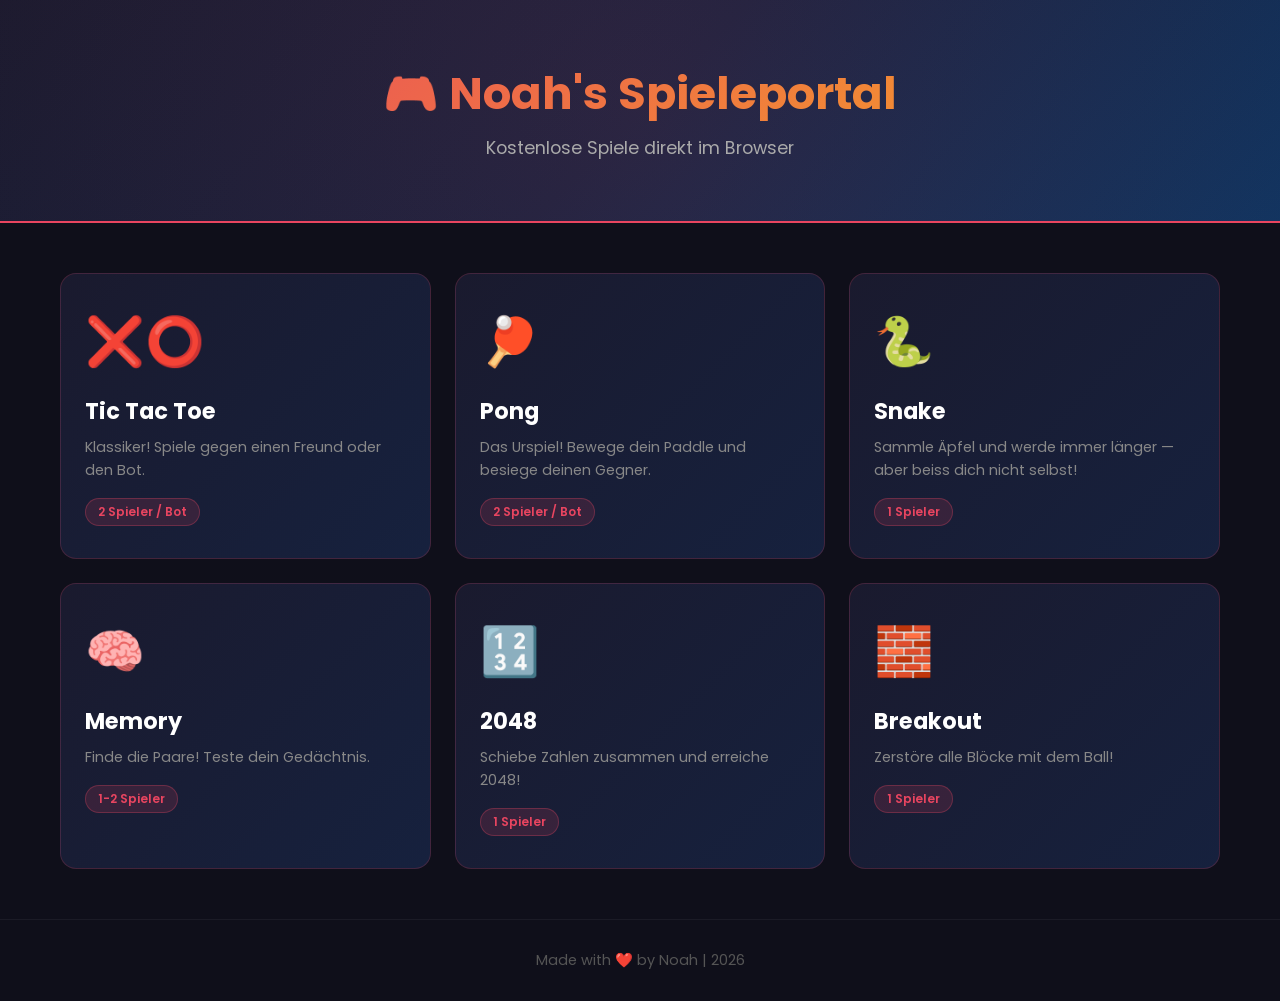
<file: index.html>
<!DOCTYPE html>
<html lang="de">
<head>
    <meta charset="UTF-8">
    <meta name="viewport" content="width=device-width, initial-scale=1.0">
    <title>🎮 Noah's Spieleportal</title>
    <link rel="stylesheet" href="css/style.css">
    <link rel="preconnect" href="https://fonts.googleapis.com">
    <link href="https://fonts.googleapis.com/css2?family=Poppins:wght@400;600;700&display=swap" rel="stylesheet">
</head>
<body>
    <header>
        <div class="header-content">
            <h1>🎮 Noah's Spieleportal</h1>
            <p>Kostenlose Spiele direkt im Browser</p>
        </div>
    </header>

    <main>
        <section class="games-grid">
            <a href="games/tictactoe.html" class="game-card">
                <div class="game-icon">❌⭕</div>
                <h2>Tic Tac Toe</h2>
                <p>Klassiker! Spiele gegen einen Freund oder den Bot.</p>
                <span class="game-tag">2 Spieler / Bot</span>
            </a>

            <a href="games/pong.html" class="game-card">
                <div class="game-icon">🏓</div>
                <h2>Pong</h2>
                <p>Das Urspiel! Bewege dein Paddle und besiege deinen Gegner.</p>
                <span class="game-tag">2 Spieler / Bot</span>
            </a>

            <a href="games/snake.html" class="game-card">
                <div class="game-icon">🐍</div>
                <h2>Snake</h2>
                <p>Sammle Äpfel und werde immer länger — aber beiss dich nicht selbst!</p>
                <span class="game-tag">1 Spieler</span>
            </a>

            <a href="games/memory.html" class="game-card">
                <div class="game-icon">🧠</div>
                <h2>Memory</h2>
                <p>Finde die Paare! Teste dein Gedächtnis.</p>
                <span class="game-tag">1-2 Spieler</span>
            </a>

            <a href="games/2048.html" class="game-card">
                <div class="game-icon">🔢</div>
                <h2>2048</h2>
                <p>Schiebe Zahlen zusammen und erreiche 2048!</p>
                <span class="game-tag">1 Spieler</span>
            </a>

            <a href="games/breakout.html" class="game-card">
                <div class="game-icon">🧱</div>
                <h2>Breakout</h2>
                <p>Zerstöre alle Blöcke mit dem Ball!</p>
                <span class="game-tag">1 Spieler</span>
            </a>
        </section>
    </main>

    <footer>
        <p>Made with ❤️ by Noah | 2026</p>
    </footer>
</body>
</html>
</file>
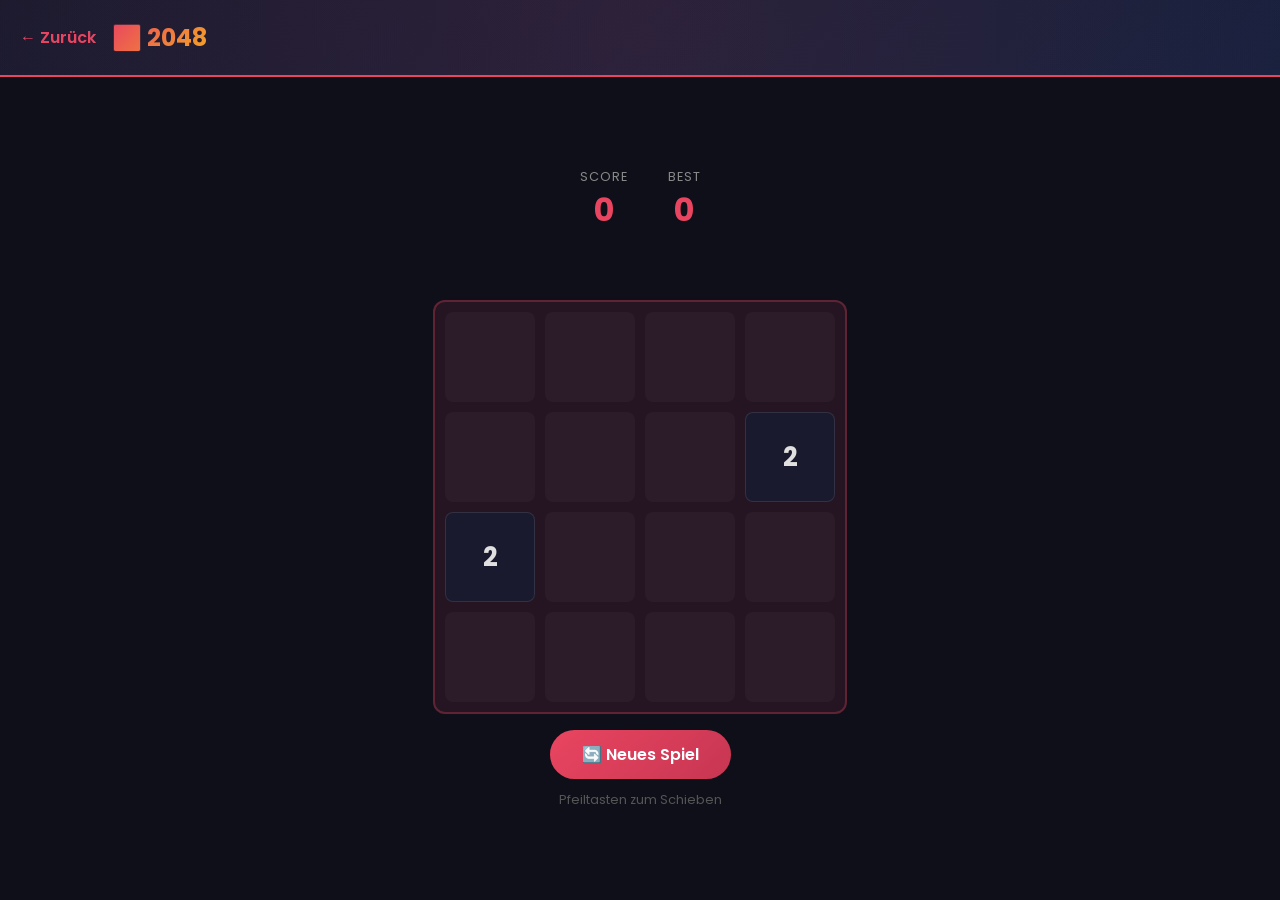
<file: games/2048.html>
<!DOCTYPE html>
<html lang="de">
<head>
    <meta charset="UTF-8">
    <meta name="viewport" content="width=device-width, initial-scale=1.0">
    <title>2048 | Noah's Spieleportal</title>
    <link rel="stylesheet" href="../css/style.css">
    <link href="https://fonts.googleapis.com/css2?family=Poppins:wght@400;600;700&display=swap" rel="stylesheet">
    <style>
        .grid-2048 {
            display: grid;
            grid-template-columns: repeat(4, 90px);
            gap: 10px;
            background: rgba(233,69,96,0.1);
            padding: 10px;
            border-radius: 12px;
            border: 2px solid rgba(233,69,96,0.3);
        }
        .tile {
            width: 90px;
            height: 90px;
            border-radius: 8px;
            display: flex;
            align-items: center;
            justify-content: center;
            font-size: 1.6rem;
            font-weight: 700;
            transition: all 0.1s;
        }
        .tile-0 { background: rgba(255,255,255,0.03); }
        .tile-2 { background: #1a1a2e; color: #e0e0e0; border: 1px solid rgba(255,255,255,0.1); }
        .tile-4 { background: #16213e; color: #e0e0e0; }
        .tile-8 { background: #0f3460; color: #fff; }
        .tile-16 { background: #533483; color: #fff; }
        .tile-32 { background: #e94560; color: #fff; font-size: 1.4rem; }
        .tile-64 { background: #c73652; color: #fff; font-size: 1.4rem; }
        .tile-128 { background: #f5a623; color: #fff; font-size: 1.2rem; }
        .tile-256 { background: #f0932b; color: #fff; font-size: 1.2rem; }
        .tile-512 { background: #6ab04c; color: #fff; font-size: 1.1rem; }
        .tile-1024 { background: #4ecdc4; color: #fff; font-size: 1rem; }
        .tile-2048 { background: linear-gradient(135deg, #f5a623, #e94560); color: #fff; font-size: 1rem; box-shadow: 0 0 30px rgba(245,166,35,0.6); }
    </style>
</head>
<body class="game-page">
    <header class="game-header">
        <a href="../index.html" class="back-btn">← Zurück</a>
        <h1>🔢 2048</h1>
    </header>
    
    <div class="game-container">
        <div class="score-board">
            <div class="score-item">
                <div class="label">Score</div>
                <div class="value" id="score">0</div>
            </div>
            <div class="score-item">
                <div class="label">Best</div>
                <div class="value" id="best">0</div>
            </div>
        </div>
        
        <div class="status-text" id="status"></div>
        <div class="grid-2048" id="grid2048"></div>
        <button class="btn" onclick="initGame()">🔄 Neues Spiel</button>
        <div style="color:#555; font-size:0.8rem; margin-top:12px;">Pfeiltasten zum Schieben</div>
    </div>

    <script>
        let board, score, best = 0;
        
        function initGame() {
            board = Array(4).fill(null).map(() => Array(4).fill(0));
            score = 0;
            document.getElementById('score').textContent = '0';
            document.getElementById('status').textContent = '';
            addTile();
            addTile();
            render();
        }
        
        function addTile() {
            const empty = [];
            board.forEach((row, r) => row.forEach((v, c) => { if (!v) empty.push([r,c]); }));
            if (!empty.length) return;
            const [r,c] = empty[Math.floor(Math.random() * empty.length)];
            board[r][c] = Math.random() < 0.9 ? 2 : 4;
        }
        
        function move(dir) {
            let moved = false;
            const orig = JSON.stringify(board);
            
            const rotate = m => m[0].map((_, i) => m.map(r => r[i]).reverse());
            const rotateBack = m => m.map((_, i) => m.map(r => r[r.length-1-i]));
            
            function slideLeft(row) {
                let arr = row.filter(v => v);
                for (let i = 0; i < arr.length - 1; i++) {
                    if (arr[i] === arr[i+1]) {
                        arr[i] *= 2;
                        score += arr[i];
                        arr.splice(i+1, 1);
                    }
                }
                while (arr.length < 4) arr.push(0);
                return arr;
            }
            
            if (dir === 'left') board = board.map(slideLeft);
            else if (dir === 'right') board = board.map(r => slideLeft([...r].reverse()).reverse());
            else if (dir === 'up') board = rotateBack(board.map(slideLeft).map ? rotate(board).map(slideLeft) : []).map ? rotate(board).map(slideLeft) : board;
            else if (dir === 'down') {
                board = rotate(rotate(rotate(board))).map(slideLeft);
                board = rotate(board);
                board = rotate(board);
                board = rotate(board);
            }
            
            // Simpler approach for up/down
            if (dir === 'up' || dir === 'down') {
                board = JSON.parse(orig);
                for (let c = 0; c < 4; c++) {
                    let col = board.map(r => r[c]);
                    if (dir === 'down') col.reverse();
                    col = slideLeft(col);
                    if (dir === 'down') col.reverse();
                    board.forEach((r, i) => r[c] = col[i]);
                }
            } else if (dir === 'left' || dir === 'right') {
                board = JSON.parse(orig);
                board = board.map(row => {
                    if (dir === 'right') row = [...row].reverse();
                    row = slideLeft(row);
                    if (dir === 'right') row = row.reverse();
                    return row;
                });
            }
            
            if (JSON.stringify(board) !== orig) {
                addTile();
                if (score > best) {
                    best = score;
                    document.getElementById('best').textContent = best;
                }
                document.getElementById('score').textContent = score;
                
                if (board.flat().includes(2048)) {
                    document.getElementById('status').textContent = '🎉 2048 erreicht! Du hast gewonnen!';
                }
                
                if (!canMove()) {
                    document.getElementById('status').textContent = '💀 Game Over!';
                }
            }
            
            render();
        }
        
        function canMove() {
            for (let r = 0; r < 4; r++) {
                for (let c = 0; c < 4; c++) {
                    if (!board[r][c]) return true;
                    if (c < 3 && board[r][c] === board[r][c+1]) return true;
                    if (r < 3 && board[r][c] === board[r+1][c]) return true;
                }
            }
            return false;
        }
        
        function render() {
            const grid = document.getElementById('grid2048');
            grid.innerHTML = '';
            board.forEach(row => {
                row.forEach(val => {
                    const tile = document.createElement('div');
                    tile.className = `tile tile-${Math.min(val, 2048)}`;
                    tile.textContent = val || '';
                    grid.appendChild(tile);
                });
            });
        }
        
        document.addEventListener('keydown', e => {
            const map = { 'ArrowLeft': 'left', 'ArrowRight': 'right', 'ArrowUp': 'up', 'ArrowDown': 'down' };
            if (map[e.key]) { e.preventDefault(); move(map[e.key]); }
        });
        
        // Touch support
        let touchStart = null;
        document.addEventListener('touchstart', e => touchStart = e.touches[0]);
        document.addEventListener('touchend', e => {
            if (!touchStart) return;
            const dx = e.changedTouches[0].clientX - touchStart.clientX;
            const dy = e.changedTouches[0].clientY - touchStart.clientY;
            if (Math.abs(dx) > Math.abs(dy)) move(dx > 0 ? 'right' : 'left');
            else move(dy > 0 ? 'down' : 'up');
            touchStart = null;
        });
        
        initGame();
    </script>
</body>
</html>
</file>
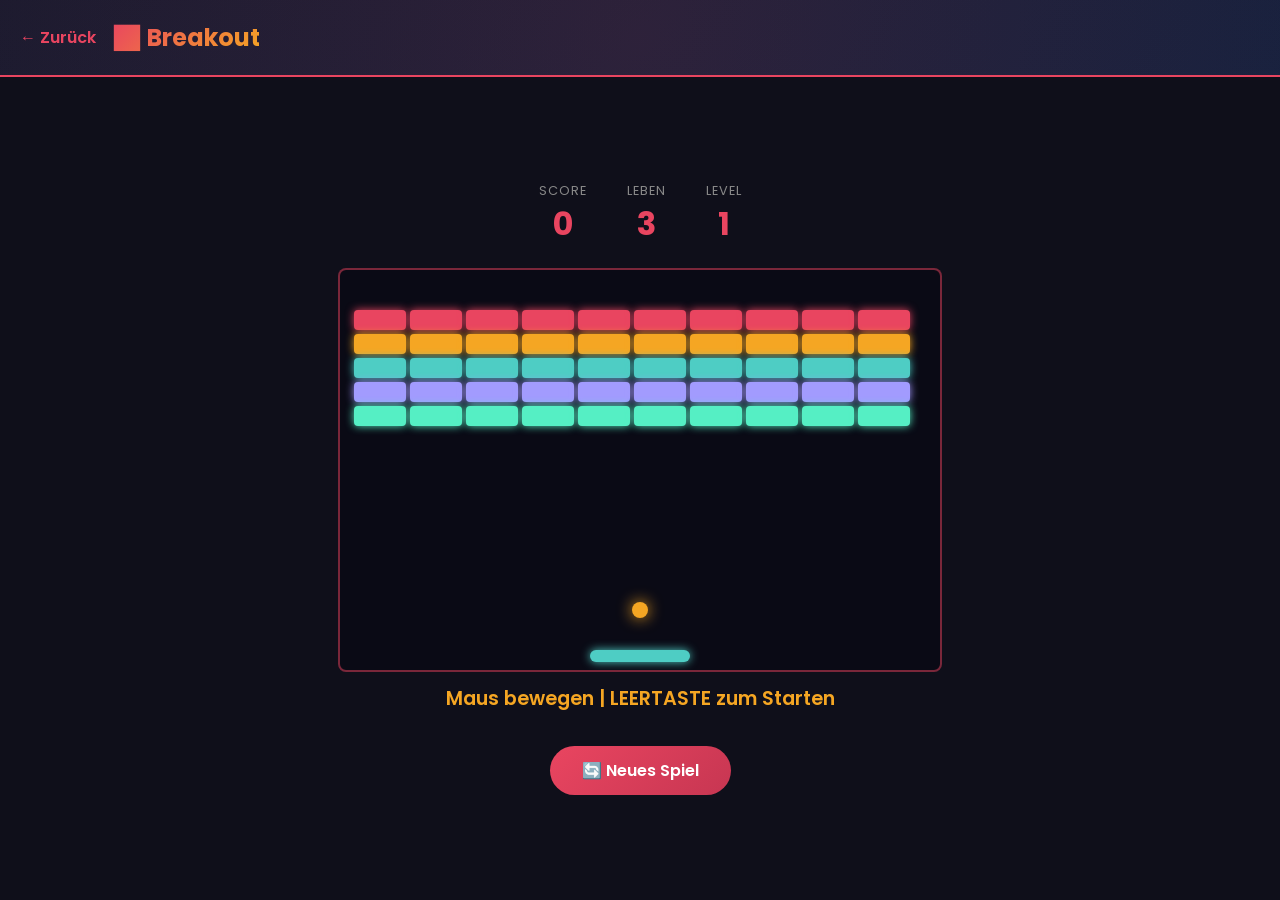
<file: games/breakout.html>
<!DOCTYPE html>
<html lang="de">
<head>
    <meta charset="UTF-8">
    <meta name="viewport" content="width=device-width, initial-scale=1.0">
    <title>Breakout | Noah's Spieleportal</title>
    <link rel="stylesheet" href="../css/style.css">
    <link href="https://fonts.googleapis.com/css2?family=Poppins:wght@400;600;700&display=swap" rel="stylesheet">
    <style>
        canvas { border: 2px solid rgba(233,69,96,0.5); border-radius: 8px; background: #0a0a15; cursor: none; }
    </style>
</head>
<body class="game-page">
    <header class="game-header">
        <a href="../index.html" class="back-btn">← Zurück</a>
        <h1>🧱 Breakout</h1>
    </header>
    
    <div class="game-container">
        <div class="score-board">
            <div class="score-item">
                <div class="label">Score</div>
                <div class="value" id="score">0</div>
            </div>
            <div class="score-item">
                <div class="label">Leben</div>
                <div class="value" id="lives">3</div>
            </div>
            <div class="score-item">
                <div class="label">Level</div>
                <div class="value" id="level">1</div>
            </div>
        </div>
        
        <canvas id="breakoutCanvas" width="600" height="400"></canvas>
        <div class="status-text" id="status" style="margin-top:12px;">Maus bewegen zum Steuern | LEERTASTE zum Starten</div>
        <button class="btn" onclick="initGame()">🔄 Neues Spiel</button>
    </div>

    <script>
        const canvas = document.getElementById('breakoutCanvas');
        const ctx = canvas.getContext('2d');
        
        const BRICK_ROWS = 5, BRICK_COLS = 10;
        const BRICK_W = 52, BRICK_H = 20, BRICK_GAP = 4;
        const BRICK_OFFSET_X = 14, BRICK_OFFSET_Y = 40;
        
        let ball, paddle, bricks, score, lives, level, running, animFrame;
        
        const COLORS = ['#e94560','#f5a623','#4ecdc4','#a29bfe','#55efc4'];
        
        function initGame() {
            score = 0; lives = 3; level = 1;
            document.getElementById('score').textContent = '0';
            document.getElementById('lives').textContent = '3';
            document.getElementById('level').textContent = '1';
            document.getElementById('status').textContent = 'Maus bewegen | LEERTASTE zum Starten';
            cancelAnimationFrame(animFrame);
            running = false;
            initLevel();
        }
        
        function initLevel() {
            const speed = 4 + level * 0.5;
            ball = { x: canvas.width/2, y: canvas.height - 60, vx: speed, vy: -speed, r: 8 };
            paddle = { x: canvas.width/2 - 50, y: canvas.height - 20, w: 100, h: 12 };
            
            bricks = [];
            for (let r = 0; r < BRICK_ROWS; r++) {
                for (let c = 0; c < BRICK_COLS; c++) {
                    bricks.push({
                        x: BRICK_OFFSET_X + c * (BRICK_W + BRICK_GAP),
                        y: BRICK_OFFSET_Y + r * (BRICK_H + BRICK_GAP),
                        w: BRICK_W, h: BRICK_H,
                        color: COLORS[r % COLORS.length],
                        alive: true,
                        pts: (BRICK_ROWS - r) * 10
                    });
                }
            }
        }
        
        canvas.addEventListener('mousemove', e => {
            const rect = canvas.getBoundingClientRect();
            paddle.x = e.clientX - rect.left - paddle.w / 2;
            paddle.x = Math.max(0, Math.min(canvas.width - paddle.w, paddle.x));
        });
        
        document.addEventListener('keydown', e => {
            if (e.key === ' ') { e.preventDefault(); if (!running) startGame(); }
        });
        
        function startGame() {
            running = true;
            document.getElementById('status').textContent = '';
            loop();
        }
        
        function loop() {
            update();
            draw();
            if (running) animFrame = requestAnimationFrame(loop);
        }
        
        function update() {
            ball.x += ball.vx;
            ball.y += ball.vy;
            
            // Walls
            if (ball.x - ball.r <= 0 || ball.x + ball.r >= canvas.width) ball.vx *= -1;
            if (ball.y - ball.r <= 0) ball.vy *= -1;
            
            // Paddle
            if (ball.y + ball.r >= paddle.y && ball.y + ball.r <= paddle.y + paddle.h &&
                ball.x >= paddle.x && ball.x <= paddle.x + paddle.w) {
                const hitPos = (ball.x - paddle.x) / paddle.w - 0.5;
                const speed = Math.sqrt(ball.vx**2 + ball.vy**2);
                ball.vx = hitPos * speed * 2;
                ball.vy = -Math.abs(ball.vy);
            }
            
            // Bottom
            if (ball.y + ball.r > canvas.height) {
                lives--;
                document.getElementById('lives').textContent = lives;
                if (lives <= 0) {
                    running = false;
                    document.getElementById('status').textContent = `💀 Game Over! Score: ${score}`;
                    return;
                }
                // Reset ball
                const speed = 4 + level * 0.5;
                ball = { x: canvas.width/2, y: canvas.height - 60, vx: speed, vy: -speed, r: 8 };
                running = false;
                document.getElementById('status').textContent = 'LEERTASTE zum Weiterspielen';
                return;
            }
            
            // Bricks
            for (const brick of bricks) {
                if (!brick.alive) continue;
                if (ball.x + ball.r >= brick.x && ball.x - ball.r <= brick.x + brick.w &&
                    ball.y + ball.r >= brick.y && ball.y - ball.r <= brick.y + brick.h) {
                    brick.alive = false;
                    score += brick.pts;
                    document.getElementById('score').textContent = score;
                    
                    // Bounce direction
                    const overlapX = Math.min(ball.x + ball.r - brick.x, brick.x + brick.w - (ball.x - ball.r));
                    const overlapY = Math.min(ball.y + ball.r - brick.y, brick.y + brick.h - (ball.y - ball.r));
                    if (overlapX < overlapY) ball.vx *= -1;
                    else ball.vy *= -1;
                    break;
                }
            }
            
            // Level complete
            if (bricks.every(b => !b.alive)) {
                level++;
                document.getElementById('level').textContent = level;
                initLevel();
                running = false;
                document.getElementById('status').textContent = `🎉 Level ${level}! LEERTASTE zum Starten`;
            }
        }
        
        function draw() {
            ctx.clearRect(0, 0, canvas.width, canvas.height);
            
            // Bricks
            bricks.forEach(b => {
                if (!b.alive) return;
                ctx.fillStyle = b.color;
                ctx.shadowColor = b.color;
                ctx.shadowBlur = 8;
                ctx.beginPath();
                ctx.roundRect(b.x, b.y, b.w, b.h, 4);
                ctx.fill();
                ctx.shadowBlur = 0;
            });
            
            // Paddle
            ctx.fillStyle = '#4ecdc4';
            ctx.shadowColor = '#4ecdc4';
            ctx.shadowBlur = 10;
            ctx.beginPath();
            ctx.roundRect(paddle.x, paddle.y, paddle.w, paddle.h, 6);
            ctx.fill();
            ctx.shadowBlur = 0;
            
            // Ball
            ctx.fillStyle = '#f5a623';
            ctx.shadowColor = '#f5a623';
            ctx.shadowBlur = 15;
            ctx.beginPath();
            ctx.arc(ball.x, ball.y, ball.r, 0, Math.PI * 2);
            ctx.fill();
            ctx.shadowBlur = 0;
        }
        
        initGame();
        draw();
    </script>
</body>
</html>
</file>
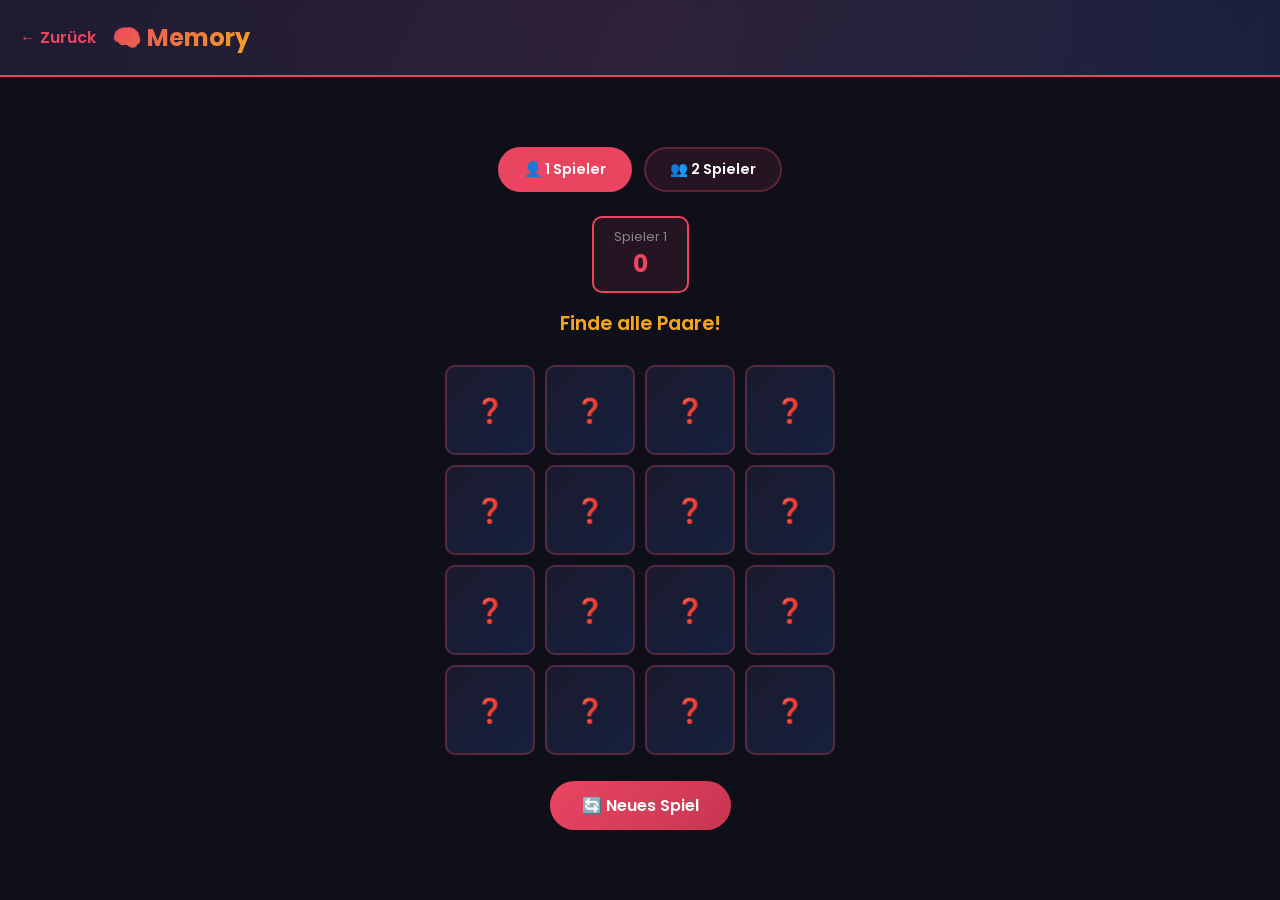
<file: games/memory.html>
<!DOCTYPE html>
<html lang="de">
<head>
    <meta charset="UTF-8">
    <meta name="viewport" content="width=device-width, initial-scale=1.0">
    <title>Memory | Noah's Spieleportal</title>
    <link rel="stylesheet" href="../css/style.css">
    <link href="https://fonts.googleapis.com/css2?family=Poppins:wght@400;600;700&display=swap" rel="stylesheet">
    <style>
        .memory-grid {
            display: grid;
            grid-template-columns: repeat(4, 90px);
            gap: 10px;
            margin: 10px 0;
        }
        .memory-card {
            width: 90px;
            height: 90px;
            cursor: pointer;
            perspective: 600px;
        }
        .card-inner {
            width: 100%; height: 100%;
            position: relative;
            transform-style: preserve-3d;
            transition: transform 0.4s ease;
        }
        .memory-card.flipped .card-inner { transform: rotateY(180deg); }
        .memory-card.matched .card-inner { transform: rotateY(180deg); }
        .card-front, .card-back {
            position: absolute;
            width: 100%; height: 100%;
            backface-visibility: hidden;
            border-radius: 10px;
            display: flex;
            align-items: center;
            justify-content: center;
            font-size: 2.2rem;
        }
        .card-front {
            background: linear-gradient(135deg, #1a1a2e, #16213e);
            border: 2px solid rgba(233,69,96,0.3);
            color: #e94560;
            font-size: 1.5rem;
        }
        .card-back {
            background: linear-gradient(135deg, #16213e, #0f3460);
            border: 2px solid rgba(78,205,196,0.5);
            transform: rotateY(180deg);
        }
        .memory-card.matched .card-back {
            border-color: #4ecdc4;
            box-shadow: 0 0 20px rgba(78,205,196,0.4);
        }
        .player-scores {
            display: flex;
            gap: 30px;
            margin-bottom: 16px;
        }
        .player-score {
            padding: 10px 20px;
            border-radius: 10px;
            border: 2px solid rgba(255,255,255,0.1);
            text-align: center;
            transition: all 0.3s;
        }
        .player-score.active {
            border-color: #e94560;
            background: rgba(233,69,96,0.1);
        }
        .player-score .name { font-size: 0.8rem; color: #888; }
        .player-score .pts { font-size: 1.5rem; font-weight: 700; color: #e94560; }
    </style>
</head>
<body class="game-page">
    <header class="game-header">
        <a href="../index.html" class="back-btn">← Zurück</a>
        <h1>🧠 Memory</h1>
    </header>
    
    <div class="game-container">
        <div class="mode-selector">
            <button class="mode-btn active" onclick="setMode('1p')">👤 1 Spieler</button>
            <button class="mode-btn" onclick="setMode('2p')">👥 2 Spieler</button>
        </div>
        
        <div class="player-scores" id="playerScores">
            <div class="player-score active" id="score-p1">
                <div class="name">Spieler 1</div>
                <div class="pts" id="pts1">0</div>
            </div>
            <div class="player-score" id="score-p2" style="display:none;">
                <div class="name">Spieler 2</div>
                <div class="pts" id="pts2">0</div>
            </div>
        </div>
        
        <div class="status-text" id="status">Finde alle Paare!</div>
        <div class="memory-grid" id="grid"></div>
        <button class="btn" onclick="initGame()">🔄 Neues Spiel</button>
    </div>

    <script>
        const emojis = ['🦁','🐯','🦊','🐺','🦋','🌺','🍕','🎸','🚀','🌈','⚡','🎯','🏆','💎','🌙','🔥'];
        const pairs = emojis.slice(0, 8);
        
        let cards = [], flipped = [], matched = 0, moves = 0, lock = false;
        let mode = '1p', currentPlayer = 1, scores = [0, 0];
        
        function setMode(m) {
            mode = m;
            document.querySelectorAll('.mode-btn').forEach(b => b.classList.remove('active'));
            event.target.classList.add('active');
            document.getElementById('score-p2').style.display = m === '2p' ? 'block' : 'none';
            initGame();
        }
        
        function initGame() {
            matched = 0; moves = 0; flipped = []; lock = false;
            scores = [0, 0]; currentPlayer = 1;
            document.getElementById('pts1').textContent = '0';
            document.getElementById('pts2').textContent = '0';
            document.getElementById('status').textContent = mode === '2p' ? 'Spieler 1 ist dran' : 'Finde alle Paare!';
            updateActivePlayer();
            
            const shuffled = [...pairs, ...pairs].sort(() => Math.random() - 0.5);
            const grid = document.getElementById('grid');
            grid.innerHTML = '';
            cards = [];
            
            shuffled.forEach((emoji, i) => {
                const card = document.createElement('div');
                card.className = 'memory-card';
                card.dataset.emoji = emoji;
                card.dataset.index = i;
                card.innerHTML = `
                    <div class="card-inner">
                        <div class="card-front">❓</div>
                        <div class="card-back">${emoji}</div>
                    </div>
                `;
                card.addEventListener('click', () => flipCard(card));
                grid.appendChild(card);
                cards.push(card);
            });
        }
        
        function flipCard(card) {
            if (lock || card.classList.contains('flipped') || card.classList.contains('matched')) return;
            
            card.classList.add('flipped');
            flipped.push(card);
            
            if (flipped.length === 2) {
                lock = true;
                moves++;
                checkMatch();
            }
        }
        
        function checkMatch() {
            const [a, b] = flipped;
            
            if (a.dataset.emoji === b.dataset.emoji) {
                a.classList.add('matched');
                b.classList.add('matched');
                matched += 2;
                
                if (mode === '2p') {
                    scores[currentPlayer - 1]++;
                    document.getElementById(`pts${currentPlayer}`).textContent = scores[currentPlayer - 1];
                }
                
                flipped = [];
                lock = false;
                
                if (matched === cards.length) {
                    setTimeout(() => {
                        if (mode === '2p') {
                            const winner = scores[0] > scores[1] ? 'Spieler 1' : scores[1] > scores[0] ? 'Spieler 2' : 'Unentschieden';
                            document.getElementById('status').textContent = scores[0] === scores[1] ? '🤝 Unentschieden!' : `🏆 ${winner} gewinnt!`;
                        } else {
                            document.getElementById('status').textContent = `🎉 Fertig in ${moves} Zügen!`;
                        }
                    }, 300);
                }
            } else {
                setTimeout(() => {
                    a.classList.remove('flipped');
                    b.classList.remove('flipped');
                    flipped = [];
                    lock = false;
                    
                    if (mode === '2p') {
                        currentPlayer = currentPlayer === 1 ? 2 : 1;
                        document.getElementById('status').textContent = `Spieler ${currentPlayer} ist dran`;
                        updateActivePlayer();
                    }
                }, 900);
            }
        }
        
        function updateActivePlayer() {
            document.getElementById('score-p1').classList.toggle('active', currentPlayer === 1);
            document.getElementById('score-p2').classList.toggle('active', currentPlayer === 2);
        }
        
        initGame();
    </script>
</body>
</html>
</file>
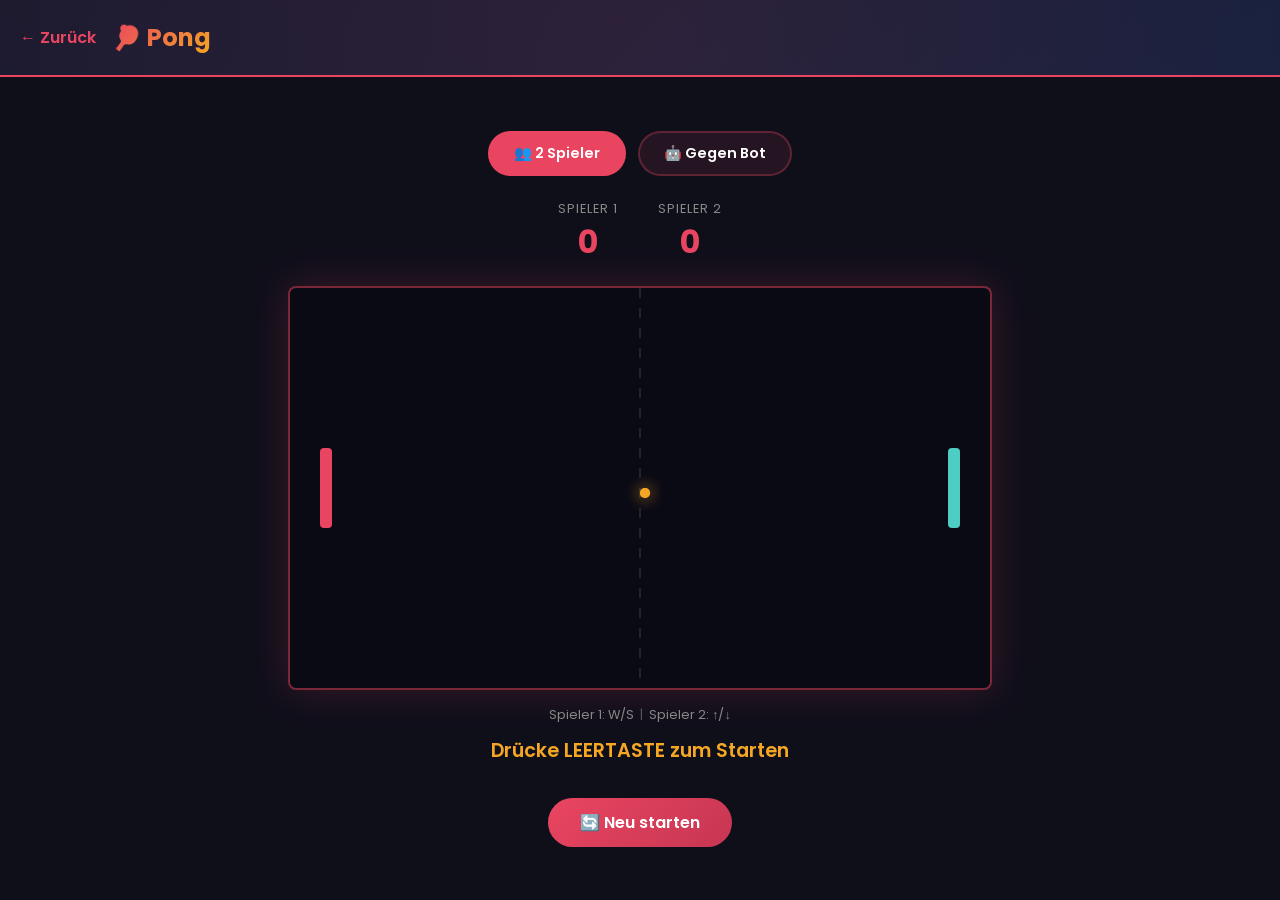
<file: games/pong.html>
<!DOCTYPE html>
<html lang="de">
<head>
    <meta charset="UTF-8">
    <meta name="viewport" content="width=device-width, initial-scale=1.0">
    <title>Pong | Noah's Spieleportal</title>
    <link rel="stylesheet" href="../css/style.css">
    <link href="https://fonts.googleapis.com/css2?family=Poppins:wght@400;600;700&display=swap" rel="stylesheet">
    <style>
        canvas {
            border: 2px solid rgba(233,69,96,0.5);
            border-radius: 8px;
            background: #0a0a15;
            box-shadow: 0 0 40px rgba(233,69,96,0.2);
        }
        .controls-info {
            margin-top: 16px;
            color: #555;
            font-size: 0.8rem;
            text-align: center;
        }
        .controls-info span { color: #888; }
    </style>
</head>
<body class="game-page">
    <header class="game-header">
        <a href="../index.html" class="back-btn">← Zurück</a>
        <h1>🏓 Pong</h1>
    </header>
    
    <div class="game-container">
        <div class="mode-selector">
            <button class="mode-btn active" onclick="setMode('pvp')">👥 2 Spieler</button>
            <button class="mode-btn" onclick="setMode('bot')">🤖 Gegen Bot</button>
        </div>
        
        <div class="score-board">
            <div class="score-item">
                <div class="label" id="p1label">Spieler 1</div>
                <div class="value" id="score1">0</div>
            </div>
            <div class="score-item">
                <div class="label" id="p2label">Spieler 2</div>
                <div class="value" id="score2">0</div>
            </div>
        </div>
        
        <canvas id="pongCanvas" width="700" height="400"></canvas>
        
        <div class="controls-info" id="controls">
            <span>Spieler 1: W/S</span> &nbsp;|&nbsp; <span>Spieler 2: ↑/↓</span>
        </div>
        
        <div class="status-text" id="status" style="margin-top:12px;">Drücke LEERTASTE zum Starten</div>
        <button class="btn" onclick="resetGame()">🔄 Neu starten</button>
    </div>

    <script>
        const canvas = document.getElementById('pongCanvas');
        const ctx = canvas.getContext('2d');
        
        let mode = 'pvp';
        let gameRunning = false;
        let animFrame;
        
        const PADDLE_W = 12, PADDLE_H = 80, BALL_SIZE = 10;
        const SPEED = 5;
        
        let state = {};
        
        function initState() {
            state = {
                ball: { x: canvas.width/2, y: canvas.height/2, vx: SPEED * (Math.random() > 0.5 ? 1 : -1), vy: SPEED * (Math.random() > 0.5 ? 0.8 : -0.8) },
                p1: { y: canvas.height/2 - PADDLE_H/2, score: 0 },
                p2: { y: canvas.height/2 - PADDLE_H/2, score: 0 },
                keys: {}
            };
        }
        
        initState();
        
        document.addEventListener('keydown', e => {
            state.keys[e.key] = true;
            if (e.key === ' ') {
                e.preventDefault();
                if (!gameRunning) startGame();
            }
        });
        document.addEventListener('keyup', e => { state.keys[e.key] = false; });
        
        function setMode(m) {
            mode = m;
            document.querySelectorAll('.mode-btn').forEach(b => b.classList.remove('active'));
            event.target.classList.add('active');
            document.getElementById('p2label').textContent = m === 'bot' ? 'Bot' : 'Spieler 2';
            document.getElementById('controls').innerHTML = m === 'bot' 
                ? '<span>Spieler: W/S oder ↑/↓</span>'
                : '<span>Spieler 1: W/S</span> &nbsp;|&nbsp; <span>Spieler 2: ↑/↓</span>';
            resetGame();
        }
        
        function startGame() {
            gameRunning = true;
            document.getElementById('status').textContent = '';
            loop();
        }
        
        function resetGame() {
            cancelAnimationFrame(animFrame);
            gameRunning = false;
            initState();
            document.getElementById('score1').textContent = '0';
            document.getElementById('score2').textContent = '0';
            document.getElementById('status').textContent = 'Drücke LEERTASTE zum Starten';
            draw();
        }
        
        function loop() {
            update();
            draw();
            if (gameRunning) animFrame = requestAnimationFrame(loop);
        }
        
        function update() {
            const s = state;
            const pSpeed = 6;
            
            // Player 1 movement (W/S)
            if (s.keys['w'] || s.keys['W'] || s.keys['ArrowUp'] && mode === 'bot') {
                s.p1.y = Math.max(0, s.p1.y - pSpeed);
            }
            if (s.keys['s'] || s.keys['S'] || s.keys['ArrowDown'] && mode === 'bot') {
                s.p1.y = Math.min(canvas.height - PADDLE_H, s.p1.y + pSpeed);
            }
            
            // Player 2 / Bot
            if (mode === 'pvp') {
                if (s.keys['ArrowUp']) s.p2.y = Math.max(0, s.p2.y - pSpeed);
                if (s.keys['ArrowDown']) s.p2.y = Math.min(canvas.height - PADDLE_H, s.p2.y + pSpeed);
            } else {
                // Bot AI
                const botCenter = s.p2.y + PADDLE_H/2;
                const diff = s.ball.y - botCenter;
                const botSpeed = Math.min(Math.abs(diff), pSpeed * 0.85);
                s.p2.y += diff > 0 ? botSpeed : -botSpeed;
                s.p2.y = Math.max(0, Math.min(canvas.height - PADDLE_H, s.p2.y));
            }
            
            // Ball movement
            s.ball.x += s.ball.vx;
            s.ball.y += s.ball.vy;
            
            // Top/Bottom walls
            if (s.ball.y <= 0 || s.ball.y >= canvas.height - BALL_SIZE) {
                s.ball.vy *= -1;
            }
            
            // Paddle collisions
            // P1 paddle (left)
            if (s.ball.x <= 30 + PADDLE_W && s.ball.x >= 30 &&
                s.ball.y + BALL_SIZE >= s.p1.y && s.ball.y <= s.p1.y + PADDLE_H) {
                s.ball.vx = Math.abs(s.ball.vx) * 1.05;
                const hitPos = (s.ball.y - s.p1.y) / PADDLE_H - 0.5;
                s.ball.vy = hitPos * SPEED * 2;
            }
            
            // P2 paddle (right)
            if (s.ball.x + BALL_SIZE >= canvas.width - 30 - PADDLE_W && s.ball.x + BALL_SIZE <= canvas.width - 30 &&
                s.ball.y + BALL_SIZE >= s.p2.y && s.ball.y <= s.p2.y + PADDLE_H) {
                s.ball.vx = -Math.abs(s.ball.vx) * 1.05;
                const hitPos = (s.ball.y - s.p2.y) / PADDLE_H - 0.5;
                s.ball.vy = hitPos * SPEED * 2;
            }
            
            // Cap ball speed
            const maxSpeed = 15;
            s.ball.vx = Math.max(-maxSpeed, Math.min(maxSpeed, s.ball.vx));
            s.ball.vy = Math.max(-maxSpeed, Math.min(maxSpeed, s.ball.vy));
            
            // Scoring
            if (s.ball.x < 0) {
                s.p2.score++;
                document.getElementById('score2').textContent = s.p2.score;
                resetBall();
            }
            if (s.ball.x > canvas.width) {
                s.p1.score++;
                document.getElementById('score1').textContent = s.p1.score;
                resetBall();
            }
            
            // Win condition
            if (s.p1.score >= 7 || s.p2.score >= 7) {
                gameRunning = false;
                const winner = s.p1.score >= 7 ? (mode === 'bot' ? 'Spieler' : 'Spieler 1') : (mode === 'bot' ? 'Bot' : 'Spieler 2');
                document.getElementById('status').textContent = `🏆 ${winner} gewinnt!`;
            }
        }
        
        function resetBall() {
            state.ball = { 
                x: canvas.width/2, y: canvas.height/2, 
                vx: SPEED * (Math.random() > 0.5 ? 1 : -1), 
                vy: SPEED * (Math.random() > 0.5 ? 0.8 : -0.8) 
            };
        }
        
        function draw() {
            const s = state;
            ctx.clearRect(0, 0, canvas.width, canvas.height);
            
            // Center line
            ctx.setLineDash([10, 10]);
            ctx.strokeStyle = 'rgba(255,255,255,0.1)';
            ctx.lineWidth = 2;
            ctx.beginPath();
            ctx.moveTo(canvas.width/2, 0);
            ctx.lineTo(canvas.width/2, canvas.height);
            ctx.stroke();
            ctx.setLineDash([]);
            
            // Paddles
            ctx.fillStyle = '#e94560';
            roundRect(ctx, 30, s.p1.y, PADDLE_W, PADDLE_H, 4);
            ctx.fillStyle = '#4ecdc4';
            roundRect(ctx, canvas.width - 30 - PADDLE_W, s.p2.y, PADDLE_W, PADDLE_H, 4);
            
            // Ball
            ctx.fillStyle = '#f5a623';
            ctx.beginPath();
            ctx.arc(s.ball.x + BALL_SIZE/2, s.ball.y + BALL_SIZE/2, BALL_SIZE/2, 0, Math.PI * 2);
            ctx.fill();
            
            // Glow
            ctx.shadowColor = '#f5a623';
            ctx.shadowBlur = 15;
            ctx.fill();
            ctx.shadowBlur = 0;
        }
        
        function roundRect(ctx, x, y, w, h, r) {
            ctx.beginPath();
            ctx.roundRect(x, y, w, h, r);
            ctx.fill();
        }
        
        draw();
    </script>
</body>
</html>
</file>
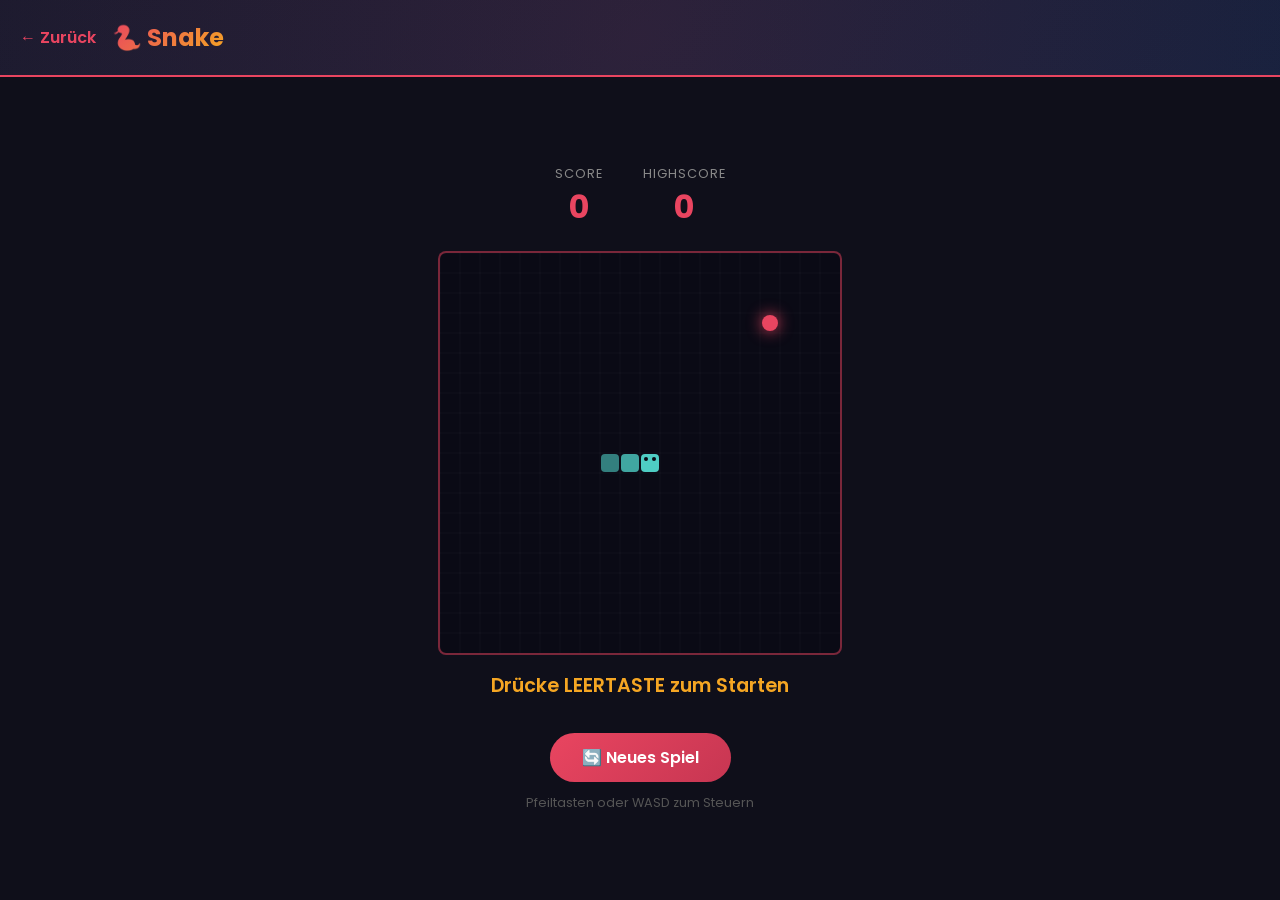
<file: games/snake.html>
<!DOCTYPE html>
<html lang="de">
<head>
    <meta charset="UTF-8">
    <meta name="viewport" content="width=device-width, initial-scale=1.0">
    <title>Snake | Noah's Spieleportal</title>
    <link rel="stylesheet" href="../css/style.css">
    <link href="https://fonts.googleapis.com/css2?family=Poppins:wght@400;600;700&display=swap" rel="stylesheet">
    <style>
        canvas { border: 2px solid rgba(233,69,96,0.5); border-radius: 8px; background: #0a0a15; }
        .high-score { color: #888; font-size: 0.9rem; margin-bottom: 8px; }
        .high-score span { color: #f5a623; font-weight: 700; }
    </style>
</head>
<body class="game-page">
    <header class="game-header">
        <a href="../index.html" class="back-btn">← Zurück</a>
        <h1>🐍 Snake</h1>
    </header>
    
    <div class="game-container">
        <div class="score-board">
            <div class="score-item">
                <div class="label">Score</div>
                <div class="value" id="score">0</div>
            </div>
            <div class="score-item">
                <div class="label">Highscore</div>
                <div class="value" id="highscore">0</div>
            </div>
        </div>
        
        <canvas id="snakeCanvas" width="400" height="400"></canvas>
        <div class="status-text" id="status" style="margin-top:16px;">Drücke LEERTASTE zum Starten</div>
        <button class="btn" onclick="resetGame()">🔄 Neues Spiel</button>
        <div class="controls-info" style="margin-top:12px; color:#555; font-size:0.8rem;">Pfeiltasten oder WASD zum Steuern</div>
    </div>

    <script>
        const canvas = document.getElementById('snakeCanvas');
        const ctx = canvas.getContext('2d');
        const CELL = 20;
        const COLS = canvas.width / CELL;
        const ROWS = canvas.height / CELL;
        
        let snake, dir, nextDir, food, score, highscore, gameLoop, running;
        highscore = 0;
        
        function initGame() {
            snake = [{x: 10, y: 10}, {x: 9, y: 10}, {x: 8, y: 10}];
            dir = {x: 1, y: 0};
            nextDir = {x: 1, y: 0};
            score = 0;
            running = false;
            document.getElementById('score').textContent = '0';
            spawnFood();
            draw();
        }
        
        function spawnFood() {
            do {
                food = {x: Math.floor(Math.random() * COLS), y: Math.floor(Math.random() * ROWS)};
            } while (snake.some(s => s.x === food.x && s.y === food.y));
        }
        
        document.addEventListener('keydown', e => {
            const keys = {
                'ArrowUp': {x:0,y:-1}, 'w': {x:0,y:-1}, 'W': {x:0,y:-1},
                'ArrowDown': {x:0,y:1}, 's': {x:0,y:1}, 'S': {x:0,y:1},
                'ArrowLeft': {x:-1,y:0}, 'a': {x:-1,y:0}, 'A': {x:-1,y:0},
                'ArrowRight': {x:1,y:0}, 'd': {x:1,y:0}, 'D': {x:1,y:0},
            };
            
            if (e.key === ' ') {
                e.preventDefault();
                if (!running) startGame();
                return;
            }
            
            if (keys[e.key]) {
                e.preventDefault();
                const d = keys[e.key];
                if (d.x !== -dir.x || d.y !== -dir.y) nextDir = d;
            }
        });
        
        function startGame() {
            if (running) return;
            running = true;
            document.getElementById('status').textContent = '';
            clearInterval(gameLoop);
            gameLoop = setInterval(update, 120);
        }
        
        function update() {
            dir = nextDir;
            const head = {x: snake[0].x + dir.x, y: snake[0].y + dir.y};
            
            // Wall collision
            if (head.x < 0 || head.x >= COLS || head.y < 0 || head.y >= ROWS) {
                endGame();
                return;
            }
            
            // Self collision
            if (snake.some(s => s.x === head.x && s.y === head.y)) {
                endGame();
                return;
            }
            
            snake.unshift(head);
            
            if (head.x === food.x && head.y === food.y) {
                score += 10;
                document.getElementById('score').textContent = score;
                if (score > highscore) {
                    highscore = score;
                    document.getElementById('highscore').textContent = highscore;
                }
                spawnFood();
            } else {
                snake.pop();
            }
            
            draw();
        }
        
        function endGame() {
            clearInterval(gameLoop);
            running = false;
            document.getElementById('status').textContent = `💀 Game Over! Score: ${score}`;
        }
        
        function resetGame() {
            clearInterval(gameLoop);
            initGame();
            document.getElementById('status').textContent = 'Drücke LEERTASTE zum Starten';
        }
        
        function draw() {
            ctx.clearRect(0, 0, canvas.width, canvas.height);
            
            // Grid
            ctx.strokeStyle = 'rgba(255,255,255,0.03)';
            ctx.lineWidth = 1;
            for (let i = 0; i < COLS; i++) {
                ctx.beginPath(); ctx.moveTo(i*CELL, 0); ctx.lineTo(i*CELL, canvas.height); ctx.stroke();
            }
            for (let j = 0; j < ROWS; j++) {
                ctx.beginPath(); ctx.moveTo(0, j*CELL); ctx.lineTo(canvas.width, j*CELL); ctx.stroke();
            }
            
            // Snake
            snake.forEach((seg, i) => {
                const alpha = 1 - (i / snake.length) * 0.6;
                ctx.fillStyle = i === 0 ? '#4ecdc4' : `rgba(78, 205, 196, ${alpha})`;
                ctx.beginPath();
                ctx.roundRect(seg.x*CELL+1, seg.y*CELL+1, CELL-2, CELL-2, 4);
                ctx.fill();
                
                // Eyes on head
                if (i === 0) {
                    ctx.fillStyle = '#0a0a15';
                    ctx.beginPath();
                    ctx.arc(seg.x*CELL + CELL*0.3, seg.y*CELL + CELL*0.3, 2, 0, Math.PI*2);
                    ctx.fill();
                    ctx.beginPath();
                    ctx.arc(seg.x*CELL + CELL*0.7, seg.y*CELL + CELL*0.3, 2, 0, Math.PI*2);
                    ctx.fill();
                }
            });
            
            // Food
            ctx.fillStyle = '#e94560';
            ctx.shadowColor = '#e94560';
            ctx.shadowBlur = 15;
            ctx.beginPath();
            ctx.arc(food.x*CELL + CELL/2, food.y*CELL + CELL/2, CELL/2 - 2, 0, Math.PI*2);
            ctx.fill();
            ctx.shadowBlur = 0;
        }
        
        initGame();
    </script>
</body>
</html>
</file>
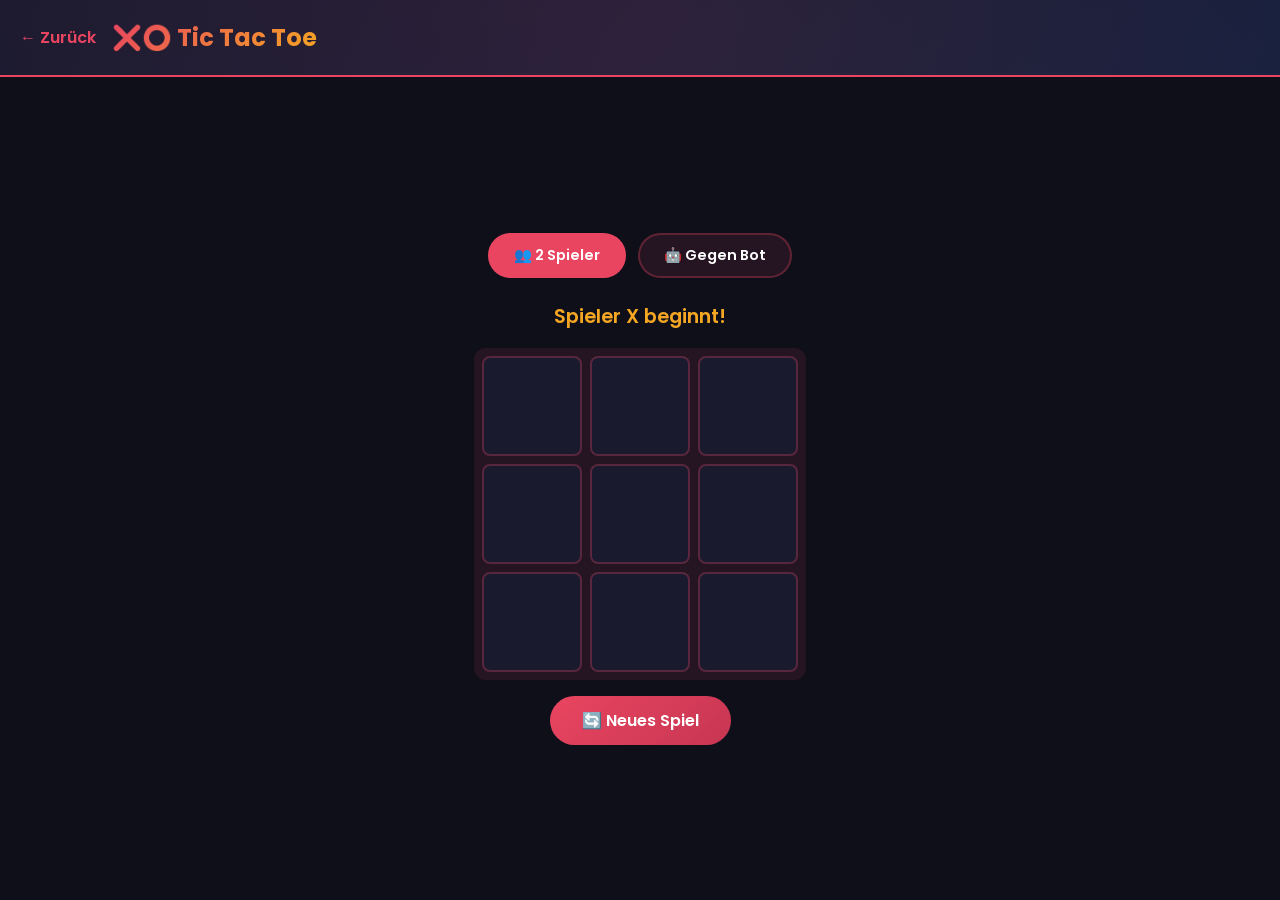
<file: games/tictactoe.html>
<!DOCTYPE html>
<html lang="de">
<head>
    <meta charset="UTF-8">
    <meta name="viewport" content="width=device-width, initial-scale=1.0">
    <title>Tic Tac Toe | Noah's Spieleportal</title>
    <link rel="stylesheet" href="../css/style.css">
    <link href="https://fonts.googleapis.com/css2?family=Poppins:wght@400;600;700&display=swap" rel="stylesheet">
    <style>
        .board {
            display: grid;
            grid-template-columns: repeat(3, 100px);
            gap: 8px;
            background: rgba(233,69,96,0.1);
            padding: 8px;
            border-radius: 12px;
        }
        .cell {
            width: 100px;
            height: 100px;
            background: #1a1a2e;
            border: 2px solid rgba(233,69,96,0.3);
            border-radius: 8px;
            font-size: 2.5rem;
            font-weight: 700;
            cursor: pointer;
            transition: all 0.2s;
            color: #fff;
        }
        .cell:hover:not(.taken) {
            background: rgba(233,69,96,0.2);
            border-color: #e94560;
        }
        .cell.x { color: #e94560; }
        .cell.o { color: #4ecdc4; }
        .cell.taken { cursor: not-allowed; }
        .cell.win { 
            animation: winPulse 0.5s ease infinite alternate;
            border-color: #f5a623;
            box-shadow: 0 0 20px rgba(245,166,35,0.5);
        }
        @keyframes winPulse {
            from { transform: scale(1); }
            to { transform: scale(1.05); }
        }
    </style>
</head>
<body class="game-page">
    <header class="game-header">
        <a href="../index.html" class="back-btn">← Zurück</a>
        <h1>❌⭕ Tic Tac Toe</h1>
    </header>
    
    <div class="game-container">
        <div class="mode-selector">
            <button class="mode-btn active" onclick="setMode('pvp')">👥 2 Spieler</button>
            <button class="mode-btn" onclick="setMode('bot')">🤖 Gegen Bot</button>
        </div>
        
        <div class="status-text" id="status">Spieler X beginnt!</div>
        
        <div class="board" id="board">
            <button class="cell" data-index="0"></button>
            <button class="cell" data-index="1"></button>
            <button class="cell" data-index="2"></button>
            <button class="cell" data-index="3"></button>
            <button class="cell" data-index="4"></button>
            <button class="cell" data-index="5"></button>
            <button class="cell" data-index="6"></button>
            <button class="cell" data-index="7"></button>
            <button class="cell" data-index="8"></button>
        </div>
        
        <button class="btn" onclick="resetGame()">🔄 Neues Spiel</button>
    </div>

    <script>
        let board = ['','','','','','','','',''];
        let currentPlayer = 'X';
        let gameOver = false;
        let mode = 'pvp';
        
        const winPatterns = [
            [0,1,2], [3,4,5], [6,7,8],
            [0,3,6], [1,4,7], [2,5,8],
            [0,4,8], [2,4,6]
        ];
        
        const cells = document.querySelectorAll('.cell');
        const status = document.getElementById('status');
        
        cells.forEach(cell => {
            cell.addEventListener('click', () => makeMove(cell));
        });
        
        function setMode(m) {
            mode = m;
            document.querySelectorAll('.mode-btn').forEach(b => b.classList.remove('active'));
            event.target.classList.add('active');
            resetGame();
        }
        
        function makeMove(cell) {
            const index = cell.dataset.index;
            
            if (board[index] !== '' || gameOver) return;
            if (mode === 'bot' && currentPlayer === 'O') return;
            
            board[index] = currentPlayer;
            cell.textContent = currentPlayer;
            cell.classList.add('taken', currentPlayer.toLowerCase());
            
            if (checkWin(currentPlayer)) {
                gameOver = true;
                status.textContent = `🎉 Spieler ${currentPlayer} gewinnt!`;
                return;
            }
            
            if (board.every(c => c !== '')) {
                gameOver = true;
                status.textContent = '🤝 Unentschieden!';
                return;
            }
            
            currentPlayer = currentPlayer === 'X' ? 'O' : 'X';
            status.textContent = `Spieler ${currentPlayer} ist dran`;
            
            if (mode === 'bot' && currentPlayer === 'O' && !gameOver) {
                setTimeout(botMove, 400);
            }
        }
        
        function botMove() {
            // Simple AI: try to win, block, or random
            let move = findWinningMove('O') ?? findWinningMove('X') ?? getRandomMove();
            if (move !== null) {
                const cell = cells[move];
                board[move] = 'O';
                cell.textContent = 'O';
                cell.classList.add('taken', 'o');
                
                if (checkWin('O')) {
                    gameOver = true;
                    status.textContent = '🤖 Bot gewinnt!';
                    return;
                }
                
                if (board.every(c => c !== '')) {
                    gameOver = true;
                    status.textContent = '🤝 Unentschieden!';
                    return;
                }
                
                currentPlayer = 'X';
                status.textContent = 'Spieler X ist dran';
            }
        }
        
        function findWinningMove(player) {
            for (let i = 0; i < 9; i++) {
                if (board[i] === '') {
                    board[i] = player;
                    if (checkWin(player, false)) {
                        board[i] = '';
                        return i;
                    }
                    board[i] = '';
                }
            }
            return null;
        }
        
        function getRandomMove() {
            // Prefer center, then corners, then edges
            const center = 4;
            const corners = [0,2,6,8];
            const edges = [1,3,5,7];
            
            if (board[center] === '') return center;
            
            const availCorners = corners.filter(i => board[i] === '');
            if (availCorners.length) return availCorners[Math.floor(Math.random() * availCorners.length)];
            
            const availEdges = edges.filter(i => board[i] === '');
            if (availEdges.length) return availEdges[Math.floor(Math.random() * availEdges.length)];
            
            return null;
        }
        
        function checkWin(player, highlight = true) {
            for (const pattern of winPatterns) {
                if (pattern.every(i => board[i] === player)) {
                    if (highlight) {
                        pattern.forEach(i => cells[i].classList.add('win'));
                    }
                    return true;
                }
            }
            return false;
        }
        
        function resetGame() {
            board = ['','','','','','','','',''];
            currentPlayer = 'X';
            gameOver = false;
            cells.forEach(cell => {
                cell.textContent = '';
                cell.className = 'cell';
            });
            status.textContent = 'Spieler X beginnt!';
        }
    </script>
</body>
</html>
</file>
<file: css/style.css>
* {
    margin: 0;
    padding: 0;
    box-sizing: border-box;
}

body {
    font-family: 'Poppins', sans-serif;
    background: #0f0f1a;
    color: #fff;
    min-height: 100vh;
}

/* HEADER */
header {
    background: linear-gradient(135deg, #1a1a2e 0%, #16213e 50%, #0f3460 100%);
    padding: 60px 20px;
    text-align: center;
    border-bottom: 2px solid #e94560;
    position: relative;
    overflow: hidden;
}

header::before {
    content: '';
    position: absolute;
    top: -50%;
    left: -50%;
    width: 200%;
    height: 200%;
    background: radial-gradient(circle, rgba(233,69,96,0.1) 0%, transparent 60%);
    animation: pulse 4s ease-in-out infinite;
}

@keyframes pulse {
    0%, 100% { transform: scale(1); opacity: 0.5; }
    50% { transform: scale(1.1); opacity: 1; }
}

header h1 {
    font-size: 2.8rem;
    font-weight: 700;
    background: linear-gradient(135deg, #e94560, #f5a623);
    -webkit-background-clip: text;
    -webkit-text-fill-color: transparent;
    background-clip: text;
    position: relative;
    z-index: 1;
}

header p {
    font-size: 1.1rem;
    color: #aaa;
    margin-top: 8px;
    position: relative;
    z-index: 1;
}

/* MAIN */
main {
    max-width: 1200px;
    margin: 0 auto;
    padding: 50px 20px;
}

/* GAMES GRID */
.games-grid {
    display: grid;
    grid-template-columns: repeat(auto-fill, minmax(300px, 1fr));
    gap: 24px;
}

.game-card {
    background: linear-gradient(135deg, #1a1a2e, #16213e);
    border: 1px solid rgba(233, 69, 96, 0.2);
    border-radius: 16px;
    padding: 32px 24px;
    text-decoration: none;
    color: #fff;
    transition: all 0.3s ease;
    position: relative;
    overflow: hidden;
    cursor: pointer;
}

.game-card::before {
    content: '';
    position: absolute;
    top: 0;
    left: 0;
    right: 0;
    bottom: 0;
    background: linear-gradient(135deg, rgba(233,69,96,0.05), transparent);
    opacity: 0;
    transition: opacity 0.3s ease;
}

.game-card:hover {
    transform: translateY(-6px);
    border-color: #e94560;
    box-shadow: 0 20px 40px rgba(233, 69, 96, 0.2);
}

.game-card:hover::before {
    opacity: 1;
}

.game-icon {
    font-size: 3rem;
    margin-bottom: 16px;
    display: block;
}

.game-card h2 {
    font-size: 1.4rem;
    font-weight: 700;
    margin-bottom: 8px;
    color: #fff;
}

.game-card p {
    font-size: 0.9rem;
    color: #888;
    line-height: 1.6;
    margin-bottom: 16px;
}

.game-tag {
    display: inline-block;
    background: rgba(233, 69, 96, 0.15);
    color: #e94560;
    border: 1px solid rgba(233, 69, 96, 0.3);
    padding: 4px 12px;
    border-radius: 20px;
    font-size: 0.75rem;
    font-weight: 600;
}

/* FOOTER */
footer {
    text-align: center;
    padding: 30px;
    color: #555;
    font-size: 0.9rem;
    border-top: 1px solid rgba(255,255,255,0.05);
}

/* GAME PAGE SHARED STYLES */
.game-page {
    background: #0f0f1a;
    min-height: 100vh;
    display: flex;
    flex-direction: column;
    align-items: center;
    font-family: 'Poppins', sans-serif;
    color: #fff;
}

.game-header {
    width: 100%;
    background: linear-gradient(135deg, #1a1a2e, #16213e);
    padding: 20px;
    display: flex;
    align-items: center;
    gap: 16px;
    border-bottom: 2px solid #e94560;
}

.back-btn {
    color: #e94560;
    text-decoration: none;
    font-weight: 600;
    font-size: 1rem;
    transition: color 0.2s;
}

.back-btn:hover { color: #f5a623; }

.game-header h1 {
    font-size: 1.5rem;
    font-weight: 700;
}

.game-container {
    flex: 1;
    display: flex;
    flex-direction: column;
    align-items: center;
    justify-content: center;
    padding: 30px 20px;
    width: 100%;
}

.mode-selector {
    display: flex;
    gap: 12px;
    margin-bottom: 24px;
}

.mode-btn {
    background: rgba(233,69,96,0.1);
    border: 2px solid rgba(233,69,96,0.3);
    color: #fff;
    padding: 10px 24px;
    border-radius: 30px;
    font-family: 'Poppins', sans-serif;
    font-size: 0.9rem;
    font-weight: 600;
    cursor: pointer;
    transition: all 0.2s;
}

.mode-btn.active, .mode-btn:hover {
    background: #e94560;
    border-color: #e94560;
}

.btn {
    background: linear-gradient(135deg, #e94560, #c73652);
    color: #fff;
    border: none;
    padding: 12px 32px;
    border-radius: 30px;
    font-family: 'Poppins', sans-serif;
    font-size: 1rem;
    font-weight: 600;
    cursor: pointer;
    transition: all 0.2s;
    margin-top: 16px;
}

.btn:hover {
    transform: translateY(-2px);
    box-shadow: 0 8px 20px rgba(233,69,96,0.4);
}

.status-text {
    font-size: 1.2rem;
    font-weight: 600;
    margin-bottom: 16px;
    color: #f5a623;
    min-height: 30px;
    text-align: center;
}

.score-board {
    display: flex;
    gap: 40px;
    margin-bottom: 20px;
}

.score-item {
    text-align: center;
}

.score-item .label {
    font-size: 0.8rem;
    color: #888;
    text-transform: uppercase;
    letter-spacing: 1px;
}

.score-item .value {
    font-size: 2rem;
    font-weight: 700;
    color: #e94560;
}
</file>
